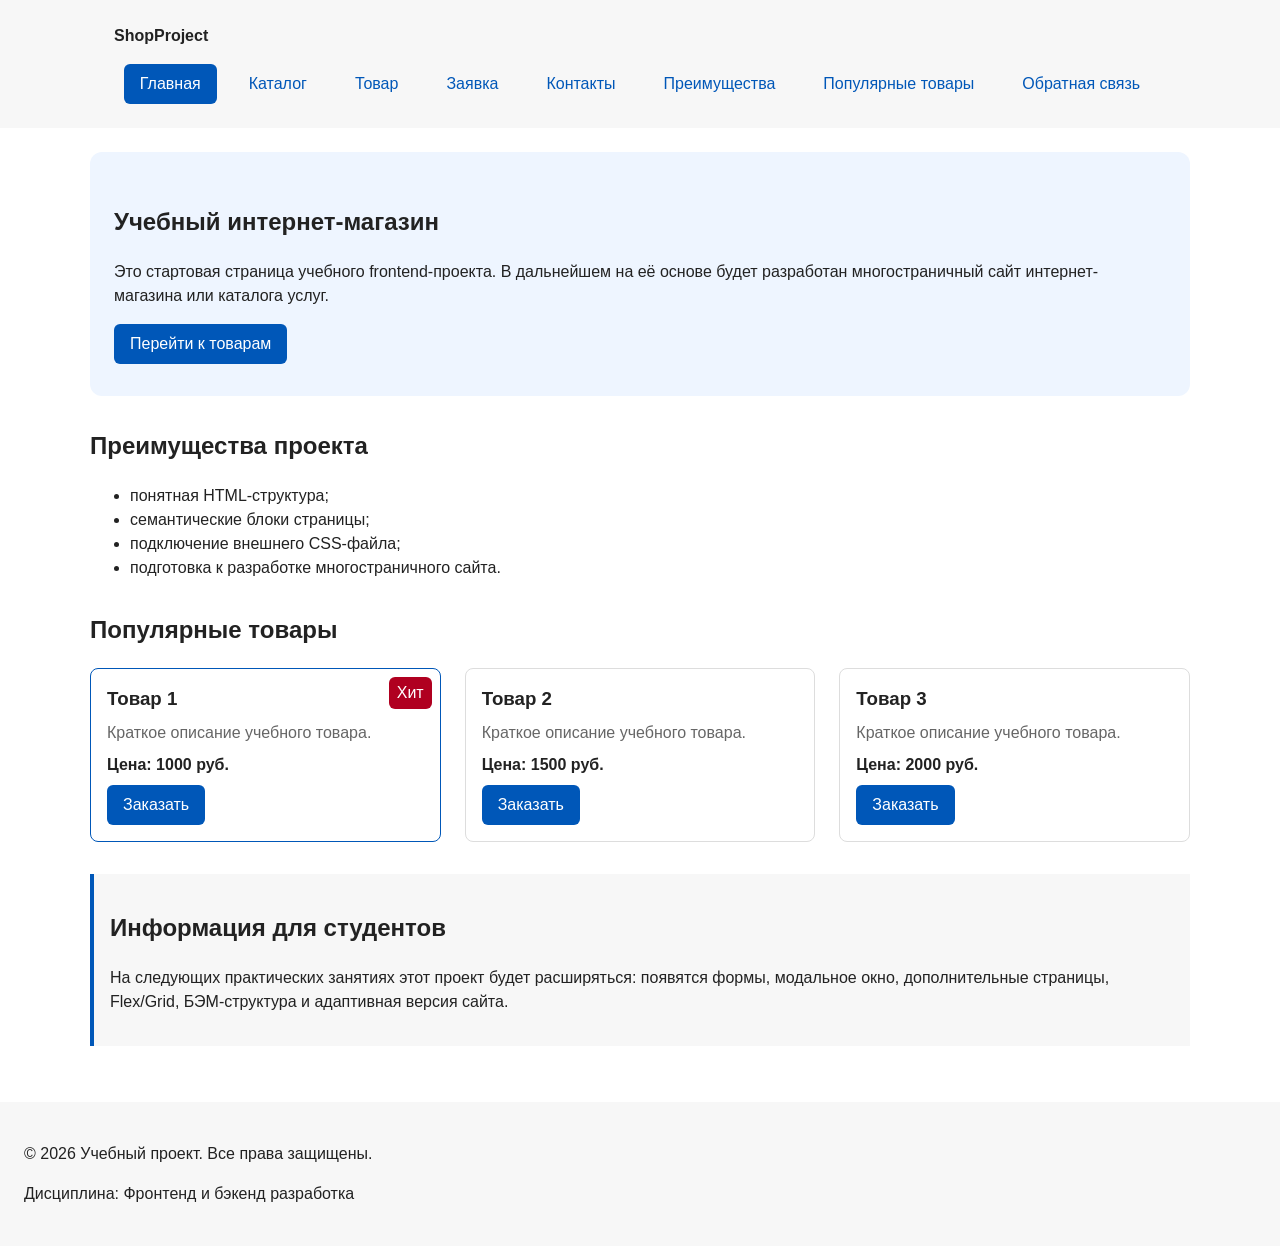
<file: index.html>
<!doctype html>
<html lang="ru">
  <head>
    <meta charset="UTF-8" />
    <meta name="viewport" content="width=device-width, initial-scale=1.0" />
    <meta
      name="description"
      content="Главная страница учебного интернет-магазина: преимущества проекта и популярные товары."
    />
    <title>Учебный интернет-магазин</title>
    <link rel="stylesheet" href="css/style.css" />
    <script src="js/main.js" defer></script>
  </head>

  <body>
    <header class="site-header">
      <div class="site-header__inner">
        <a class="site-header__logo" href="index.html">ShopProject</a>
        <nav class="site-nav" aria-label="Основная навигация">
          <ul class="site-nav__list">
            <li class="site-nav__item">
              <a class="site-nav__link site-nav__link--active" href="index.html"
                >Главная</a
              >
            </li>
            <li class="site-nav__item">
              <a class="site-nav__link" href="catalog.html">Каталог</a>
            </li>
            <li class="site-nav__item">
              <a class="site-nav__link" href="product.html">Товар</a>
            </li>
            <li class="site-nav__item">
              <a class="site-nav__link" href="order.html">Заявка</a>
            </li>
            <li class="site-nav__item">
              <a class="site-nav__link" href="contacts.html">Контакты</a>
            </li>
            <li class="site-nav__item">
              <a class="site-nav__link" href="index.html#advantages"
                >Преимущества</a
              >
            </li>
            <li class="site-nav__item">
              <a class="site-nav__link" href="index.html#popular"
                >Популярные товары</a
              >
            </li>
            <li class="site-nav__item">
              <a class="site-nav__link" href="index.html#contacts"
                >Обратная связь</a
              >
            </li>
          </ul>
        </nav>
      </div>
    </header>

    <main>
      <!-- Основное содержимое страницы -->
      <section class="hero">
        <h1>Учебный интернет-магазин</h1>
        <p>
          Это стартовая страница учебного frontend-проекта. В дальнейшем на её
          основе будет разработан многостраничный сайт интернет-магазина или
          каталога услуг.
        </p>
        <a class="button button--primary" href="#popular">Перейти к товарам</a>
      </section>

      <section class="section" id="advantages">
        <h2 class="section__title">Преимущества проекта</h2>

        <ul class="advantages-list">
          <li>понятная HTML-структура;</li>
          <li>семантические блоки страницы;</li>
          <li>подключение внешнего CSS-файла;</li>
          <li>подготовка к разработке многостраничного сайта.</li>
        </ul>
      </section>

      <section class="section" id="popular">
        <h2 class="section__title">Популярные товары</h2>

        <div class="products-grid">
          <article class="product-card product-card--featured">
            <span class="product-card__badge">Хит</span>
            <h3 class="product-card__title">Товар 1</h3>
            <p class="product-card__description">
              Краткое описание учебного товара.
            </p>
            <p class="product-card__price">Цена: 1000 руб.</p>
            <button
              class="button button--primary product-card__button"
              type="button"
              data-product="Товар 1"
            >
              Заказать
            </button>
          </article>

          <article class="product-card">
            <h3 class="product-card__title">Товар 2</h3>
            <p class="product-card__description">
              Краткое описание учебного товара.
            </p>
            <p class="product-card__price">Цена: 1500 руб.</p>
            <button
              class="button button--primary product-card__button"
              type="button"
              data-product="Товар 2"
            >
              Заказать
            </button>
          </article>

          <article class="product-card">
            <h3 class="product-card__title">Товар 3</h3>
            <p class="product-card__description">
              Краткое описание учебного товара.
            </p>
            <p class="product-card__price">Цена: 2000 руб.</p>
            <button
              class="button button--primary product-card__button"
              type="button"
              data-product="Товар 3"
            >
              Заказать
            </button>
          </article>
        </div>
      </section>

      <aside class="aside-info">
        <h2>Информация для студентов</h2>
        <p>
          На следующих практических занятиях этот проект будет расширяться:
          появятся формы, модальное окно, дополнительные страницы, Flex/Grid,
          БЭМ-структура и адаптивная версия сайта.
        </p>
      </aside>
    </main>

    <footer class="site-footer" id="contacts">
      <p>&copy; 2026 Учебный проект. Все права защищены.</p>
      <p>Дисциплина: Фронтенд и бэкенд разработка</p>
    </footer>

    <dialog
      class="order-dialog"
      id="order-dialog"
      aria-labelledby="order-dialog-title"
    >
      <h2 class="order-dialog__title" id="order-dialog-title">
        Оформление заявки
      </h2>

      <form
        class="order-form"
        id="order-form"
        action="#"
        method="post"
        novalidate
      >
        <input id="selected-product" name="selected-product" type="hidden" />

        <div class="order-form__field">
          <label class="order-form__label" for="order-name">Имя</label>
          <input
            class="order-form__input"
            id="order-name"
            name="name"
            type="text"
            placeholder="Введите ваше имя"
            minlength="2"
            autocomplete="given-name"
            required
          />
        </div>

        <div class="order-form__field">
          <label class="order-form__label" for="order-email">E-mail</label>
          <input
            class="order-form__input"
            id="order-email"
            name="email"
            type="email"
            placeholder="example@mail.ru"
            autocomplete="email"
            required
          />
        </div>

        <div class="order-form__field">
          <label class="order-form__label" for="order-phone">Телефон</label>
          <input
            class="order-form__input"
            id="order-phone"
            name="phone"
            type="tel"
            inputmode="tel"
            placeholder="+7 (900) 000-00-00"
            pattern="^\+7 \(\d{3}\) \d{3}-\d{2}-\d{2}$"
            required
          />
          <small class="order-form__hint">Формат: +7 (900) 000-00-00</small>
        </div>

        <div class="order-form__field">
          <label class="order-form__label" for="order-date">Дата связи</label>
          <input
            class="order-form__input"
            id="order-date"
            name="date"
            type="date"
          />
        </div>

        <div class="order-form__field">
          <label class="order-form__label" for="order-topic">Тема заявки</label>
          <select
            class="order-form__select"
            id="order-topic"
            name="topic"
            required
          >
            <option value="">Выберите тему</option>
            <option value="product">Заказ товара</option>
            <option value="consultation">Консультация</option>
            <option value="delivery">Доставка</option>
          </select>
        </div>

        <div class="order-form__field">
          <label class="order-form__label" for="order-comment"
            >Комментарий</label
          >
          <textarea
            class="order-form__textarea"
            id="order-comment"
            name="comment"
            rows="4"
            placeholder="Укажите дополнительную информацию"
          ></textarea>
        </div>

        <div class="order-form__field order-form__field--checkbox">
          <label class="order-form__label" for="order-agreement">
            <input
              class="order-form__input order-form__input--checkbox"
              id="order-agreement"
              name="agreement"
              type="checkbox"
              required
            />
            Я согласен на обработку данных
          </label>
        </div>

        <div class="order-form__actions">
          <button
            class="button button--secondary"
            type="button"
            id="close-order-dialog"
          >
            Закрыть
          </button>
          <button class="button button--primary" type="submit">
            Отправить заявку
          </button>
        </div>
      </form>
    </dialog>

    <p class="success-message" id="success-message" hidden>
      Форма успешно отправлена!
    </p>
  </body>
</html>
</file>
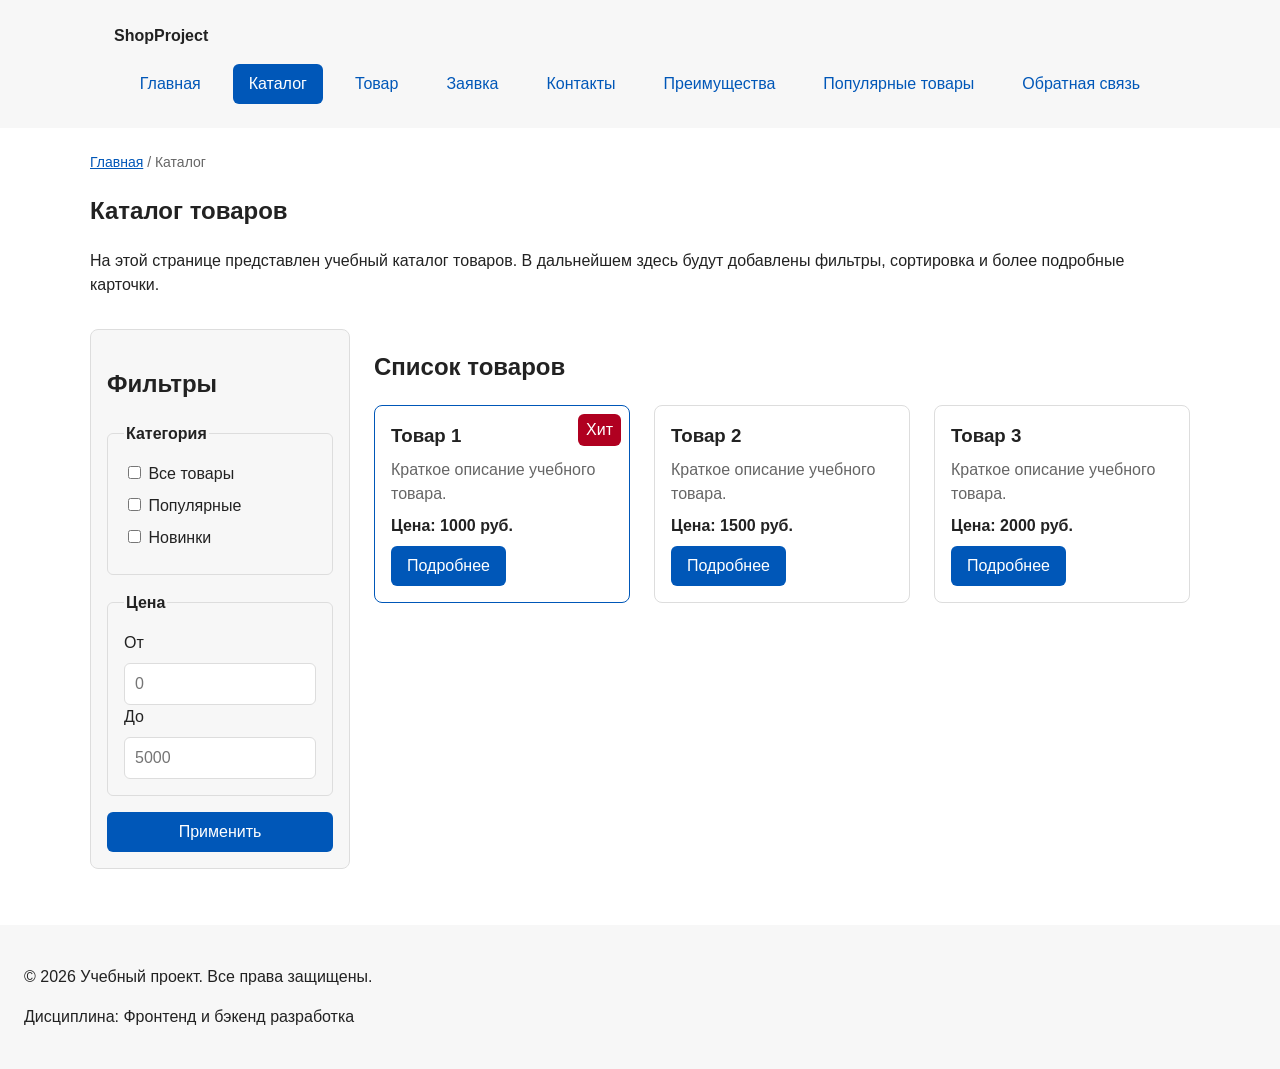
<file: catalog.html>
<!doctype html>
<html lang="ru">
  <head>
    <meta charset="UTF-8" />
    <meta name="viewport" content="width=device-width, initial-scale=1.0" />
    <meta
      name="description"
      content="Каталог товаров учебного интернет-магазина."
    />
    <title>Каталог товаров — Учебный интернет-магазин</title>
    <link rel="stylesheet" href="css/style.css" />
  </head>
  <body>
    <header class="site-header">
      <div class="site-header__inner">
        <a class="site-header__logo" href="index.html">ShopProject</a>
        <nav class="site-nav" aria-label="Основная навигация">
          <ul class="site-nav__list">
            <li class="site-nav__item">
              <a class="site-nav__link" href="index.html">Главная</a>
            </li>
            <li class="site-nav__item">
              <a
                class="site-nav__link site-nav__link--active"
                href="catalog.html"
                >Каталог</a
              >
            </li>
            <li class="site-nav__item">
              <a class="site-nav__link" href="product.html">Товар</a>
            </li>
            <li class="site-nav__item">
              <a class="site-nav__link" href="order.html">Заявка</a>
            </li>
            <li class="site-nav__item">
              <a class="site-nav__link" href="contacts.html">Контакты</a>
            </li>
            <li class="site-nav__item">
              <a class="site-nav__link" href="index.html#advantages"
                >Преимущества</a
              >
            </li>
            <li class="site-nav__item">
              <a class="site-nav__link" href="index.html#popular"
                >Популярные товары</a
              >
            </li>
            <li class="site-nav__item">
              <a class="site-nav__link" href="index.html#contacts"
                >Обратная связь</a
              >
            </li>
          </ul>
        </nav>
      </div>
    </header>

    <main>
      <nav class="breadcrumbs" aria-label="Хлебные крошки">
        <a class="breadcrumbs__link" href="index.html">Главная</a>
        <span class="breadcrumbs__current">Каталог</span>
      </nav>

      <section class="section">
        <h1>Каталог товаров</h1>
        <p>
          На этой странице представлен учебный каталог товаров. В дальнейшем
          здесь будут добавлены фильтры, сортировка и более подробные карточки.
        </p>
      </section>

      <section class="catalog-layout">
        <aside class="catalog-filters">
          <h2>Фильтры</h2>

          <form class="filters-form" action="#" method="get">
            <fieldset class="filters-form__group">
              <legend class="filters-form__legend">Категория</legend>

              <label class="filters-form__label">
                <input type="checkbox" name="category" value="all" />
                Все товары
              </label>

              <label class="filters-form__label">
                <input type="checkbox" name="category" value="popular" />
                Популярные
              </label>

              <label class="filters-form__label">
                <input type="checkbox" name="category" value="new" />
                Новинки
              </label>
            </fieldset>

            <fieldset class="filters-form__group">
              <legend class="filters-form__legend">Цена</legend>

              <label class="filters-form__label" for="price-from">От</label>
              <input
                class="filters-form__input"
                id="price-from"
                name="price-from"
                type="number"
                min="0"
                placeholder="0"
              />

              <label class="filters-form__label" for="price-to">До</label>
              <input
                class="filters-form__input"
                id="price-to"
                name="price-to"
                type="number"
                min="0"
                placeholder="5000"
              />
            </fieldset>

            <button class="button button--primary" type="submit">
              Применить
            </button>
          </form>
        </aside>

        <section class="catalog-products">
          <h2>Список товаров</h2>

          <div class="products-grid">
            <article class="product-card product-card--featured">
              <span class="product-card__badge">Хит</span>
              <h3 class="product-card__title">Товар 1</h3>
              <p class="product-card__description">
                Краткое описание учебного товара.
              </p>
              <p class="product-card__price">Цена: 1000 руб.</p>
              <a
                class="button button--primary product-card__button"
                href="product.html"
                >Подробнее</a
              >
            </article>

            <article class="product-card">
              <h3 class="product-card__title">Товар 2</h3>
              <p class="product-card__description">
                Краткое описание учебного товара.
              </p>
              <p class="product-card__price">Цена: 1500 руб.</p>
              <a
                class="button button--primary product-card__button"
                href="product.html"
                >Подробнее</a
              >
            </article>

            <article class="product-card">
              <h3 class="product-card__title">Товар 3</h3>
              <p class="product-card__description">
                Краткое описание учебного товара.
              </p>
              <p class="product-card__price">Цена: 2000 руб.</p>
              <a
                class="button button--primary product-card__button"
                href="product.html"
                >Подробнее</a
              >
            </article>
          </div>
        </section>
      </section>
    </main>

    <footer class="site-footer">
      <p>&copy; 2026 Учебный проект. Все права защищены.</p>
      <p>Дисциплина: Фронтенд и бэкенд разработка</p>
    </footer>
  </body>
</html>
</file>
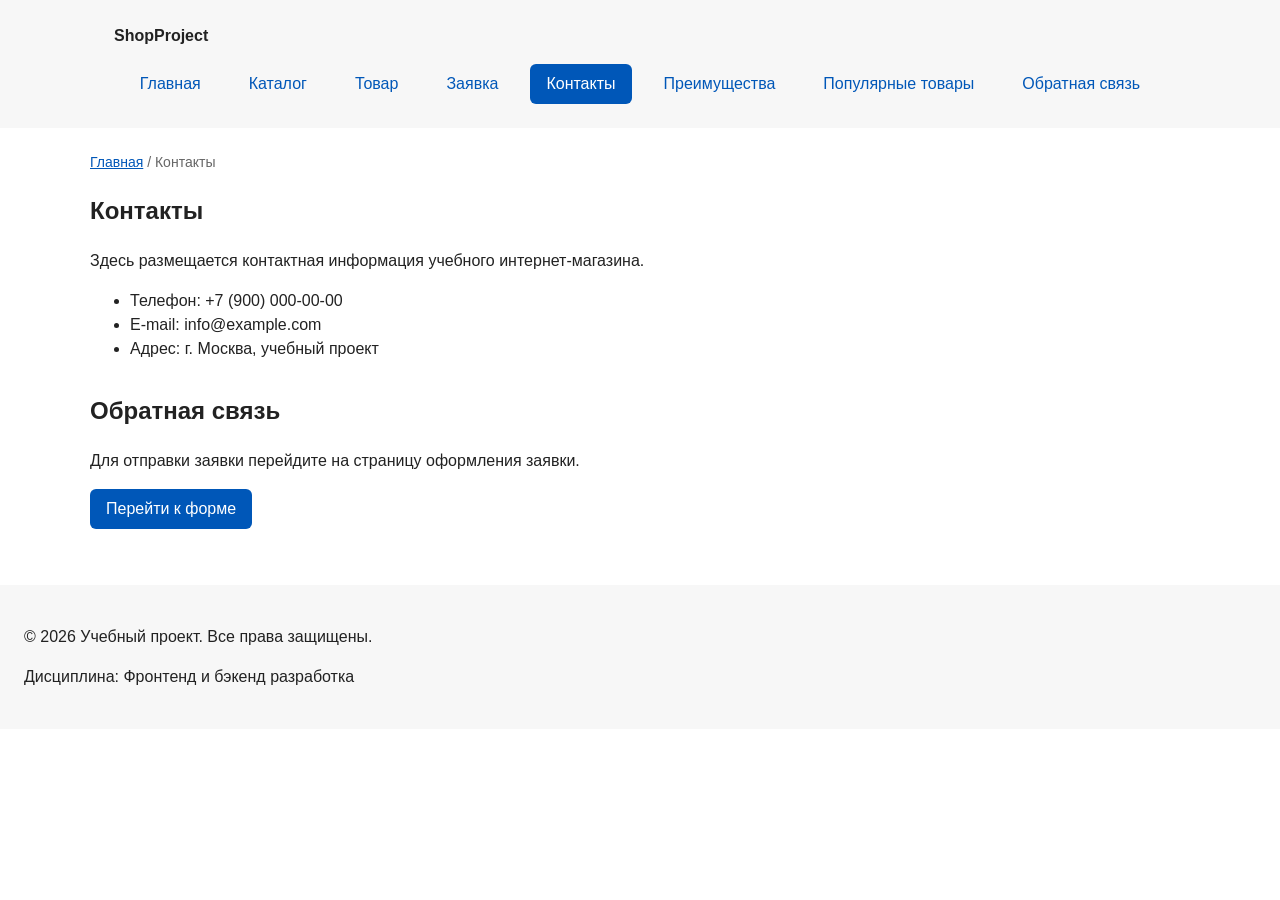
<file: contacts.html>
<!doctype html>
<html lang="ru">
  <head>
    <meta charset="UTF-8" />
    <meta name="viewport" content="width=device-width, initial-scale=1.0" />
    <meta
      name="description"
      content="Контактная информация учебного интернет-магазина."
    />
    <title>Контакты — Учебный интернет-магазин</title>
    <link rel="stylesheet" href="css/style.css" />
  </head>
  <body>
    <header class="site-header">
      <div class="site-header__inner">
        <a class="site-header__logo" href="index.html">ShopProject</a>
        <nav class="site-nav" aria-label="Основная навигация">
          <ul class="site-nav__list">
            <li class="site-nav__item">
              <a class="site-nav__link" href="index.html">Главная</a>
            </li>
            <li class="site-nav__item">
              <a class="site-nav__link" href="catalog.html">Каталог</a>
            </li>
            <li class="site-nav__item">
              <a class="site-nav__link" href="product.html">Товар</a>
            </li>
            <li class="site-nav__item">
              <a class="site-nav__link" href="order.html">Заявка</a>
            </li>
            <li class="site-nav__item">
              <a
                class="site-nav__link site-nav__link--active"
                href="contacts.html"
                >Контакты</a
              >
            </li>
            <li class="site-nav__item">
              <a class="site-nav__link" href="index.html#advantages"
                >Преимущества</a
              >
            </li>
            <li class="site-nav__item">
              <a class="site-nav__link" href="index.html#popular"
                >Популярные товары</a
              >
            </li>
            <li class="site-nav__item">
              <a class="site-nav__link" href="index.html#contacts"
                >Обратная связь</a
              >
            </li>
          </ul>
        </nav>
      </div>
    </header>

    <main>
      <nav class="breadcrumbs" aria-label="Хлебные крошки">
        <a class="breadcrumbs__link" href="index.html">Главная</a>
        <span class="breadcrumbs__current">Контакты</span>
      </nav>

      <section class="section">
        <h1>Контакты</h1>
        <p>
          Здесь размещается контактная информация учебного интернет-магазина.
        </p>

        <ul>
          <li>Телефон: +7 (900) 000-00-00</li>
          <li>E-mail: info@example.com</li>
          <li>Адрес: г. Москва, учебный проект</li>
        </ul>
      </section>

      <section class="section" id="feedback">
        <h2 class="section__title">Обратная связь</h2>
        <p>Для отправки заявки перейдите на страницу оформления заявки.</p>
        <a class="button button--primary" href="order.html">Перейти к форме</a>
      </section>
    </main>

    <footer class="site-footer">
      <p>&copy; 2026 Учебный проект. Все права защищены.</p>
      <p>Дисциплина: Фронтенд и бэкенд разработка</p>
    </footer>
  </body>
</html>
</file>
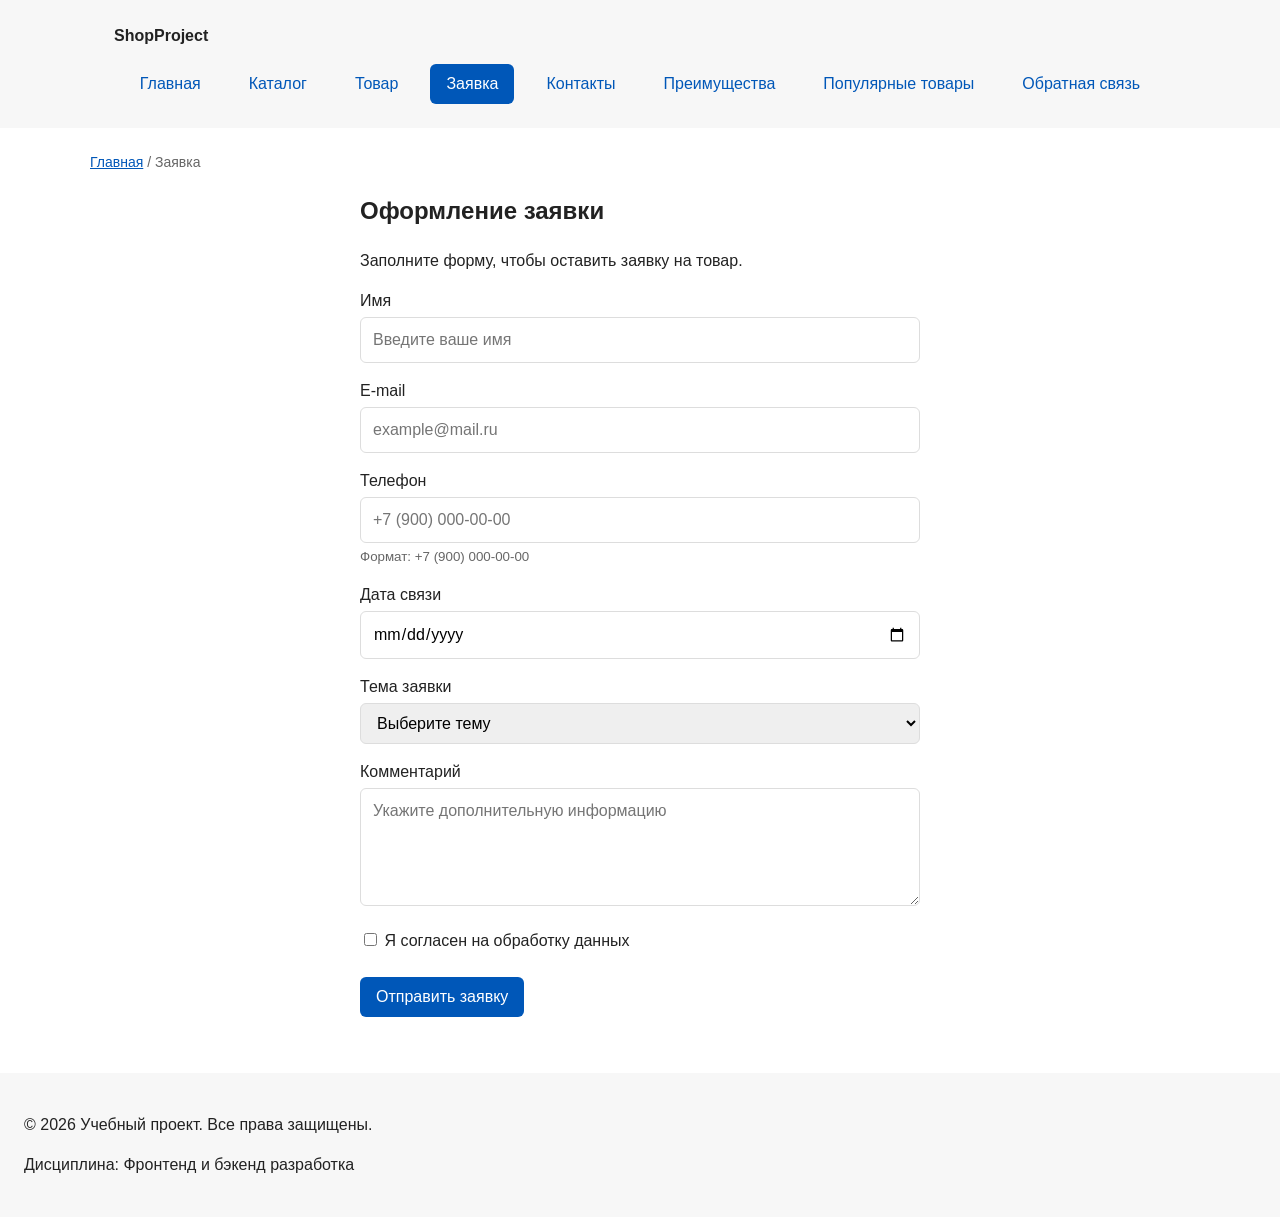
<file: order.html>
<!doctype html>
<html lang="ru">
  <head>
    <meta charset="UTF-8" />
    <meta name="viewport" content="width=device-width, initial-scale=1.0" />
    <meta
      name="description"
      content="Форма оформления заявки в учебном интернет-магазине."
    />
    <title>Оформление заявки — Учебный интернет-магазин</title>
    <link rel="stylesheet" href="css/style.css" />
    <script src="js/main.js" defer></script>
  </head>
  <body>
    <header class="site-header">
      <div class="site-header__inner">
        <a class="site-header__logo" href="index.html">ShopProject</a>
        <nav class="site-nav" aria-label="Основная навигация">
          <ul class="site-nav__list">
            <li class="site-nav__item">
              <a class="site-nav__link" href="index.html">Главная</a>
            </li>
            <li class="site-nav__item">
              <a class="site-nav__link" href="catalog.html">Каталог</a>
            </li>
            <li class="site-nav__item">
              <a class="site-nav__link" href="product.html">Товар</a>
            </li>
            <li class="site-nav__item">
              <a class="site-nav__link site-nav__link--active" href="order.html"
                >Заявка</a
              >
            </li>
            <li class="site-nav__item">
              <a class="site-nav__link" href="contacts.html">Контакты</a>
            </li>
            <li class="site-nav__item">
              <a class="site-nav__link" href="index.html#advantages"
                >Преимущества</a
              >
            </li>
            <li class="site-nav__item">
              <a class="site-nav__link" href="index.html#popular"
                >Популярные товары</a
              >
            </li>
            <li class="site-nav__item">
              <a class="site-nav__link" href="index.html#contacts"
                >Обратная связь</a
              >
            </li>
          </ul>
        </nav>
      </div>
    </header>
    <main>
      <nav class="breadcrumbs" aria-label="Хлебные крошки">
        <a class="breadcrumbs__link" href="index.html">Главная</a>
        <span class="breadcrumbs__current">Заявка</span>
      </nav>
      <section class="section order-page">
        <h1>Оформление заявки</h1>
        <p>Заполните форму, чтобы оставить заявку на товар.</p>
        <form
          class="order-form"
          id="order-form"
          action="#"
          method="post"
          novalidate
        >
          <div class="order-form__field">
            <label class="order-form__label" for="order-name">Имя</label>
            <input
              class="order-form__input"
              id="order-name"
              name="name"
              type="text"
              placeholder="Введите ваше имя"
              minlength="2"
              autocomplete="given-name"
              required
            />
          </div>
          <div class="order-form__field">
            <label class="order-form__label" for="order-email">E-mail</label>
            <input
              class="order-form__input"
              id="order-email"
              name="email"
              type="email"
              placeholder="example@mail.ru"
              autocomplete="email"
              required
            />
          </div>
          <div class="order-form__field">
            <label class="order-form__label" for="order-phone">Телефон</label>
            <input
              class="order-form__input"
              id="order-phone"
              name="phone"
              type="tel"
              inputmode="tel"
              placeholder="+7 (900) 000-00-00"
              pattern="^\+7 \(\d{3}\) \d{3}-\d{2}-\d{2}$"
              required
            />
            <small class="order-form__hint">Формат: +7 (900) 000-00-00</small>
          </div>
          <div class="order-form__field">
            <label class="order-form__label" for="order-date">Дата связи</label>
            <input
              class="order-form__input"
              id="order-date"
              name="date"
              type="date"
            />
          </div>
          <div class="order-form__field">
            <label class="order-form__label" for="order-topic"
              >Тема заявки</label
            >
            <select
              class="order-form__select"
              id="order-topic"
              name="topic"
              required
            >
              <option value="">Выберите тему</option>
              <option value="product">Заказ товара</option>
              <option value="consultation">Консультация</option>
              <option value="delivery">Доставка</option>
            </select>
          </div>
          <div class="order-form__field">
            <label class="order-form__label" for="order-comment"
              >Комментарий</label
            >
            <textarea
              class="order-form__textarea"
              id="order-comment"
              name="comment"
              rows="4"
              placeholder="Укажите дополнительную информацию"
            ></textarea>
          </div>
          <div class="order-form__field order-form__field--checkbox">
            <label class="order-form__label" for="order-agreement">
              <input
                class="order-form__input order-form__input--checkbox"
                id="order-agreement"
                name="agreement"
                type="checkbox"
                required
              />
              Я согласен на обработку данных
            </label>
          </div>
          <div class="order-form__actions">
            <button class="button button--primary" type="submit">
              Отправить заявку
            </button>
          </div>
        </form>
        <p class="success-message" id="success-message" hidden>
          Форма успешно отправлена!
        </p>
      </section>
    </main>
    <footer class="site-footer">
      <p>&copy; 2026 Учебный проект. Все права защищены.</p>
      <p>Дисциплина: Фронтенд и бэкенд разработка</p>
    </footer>
  </body>
</html>
</file>
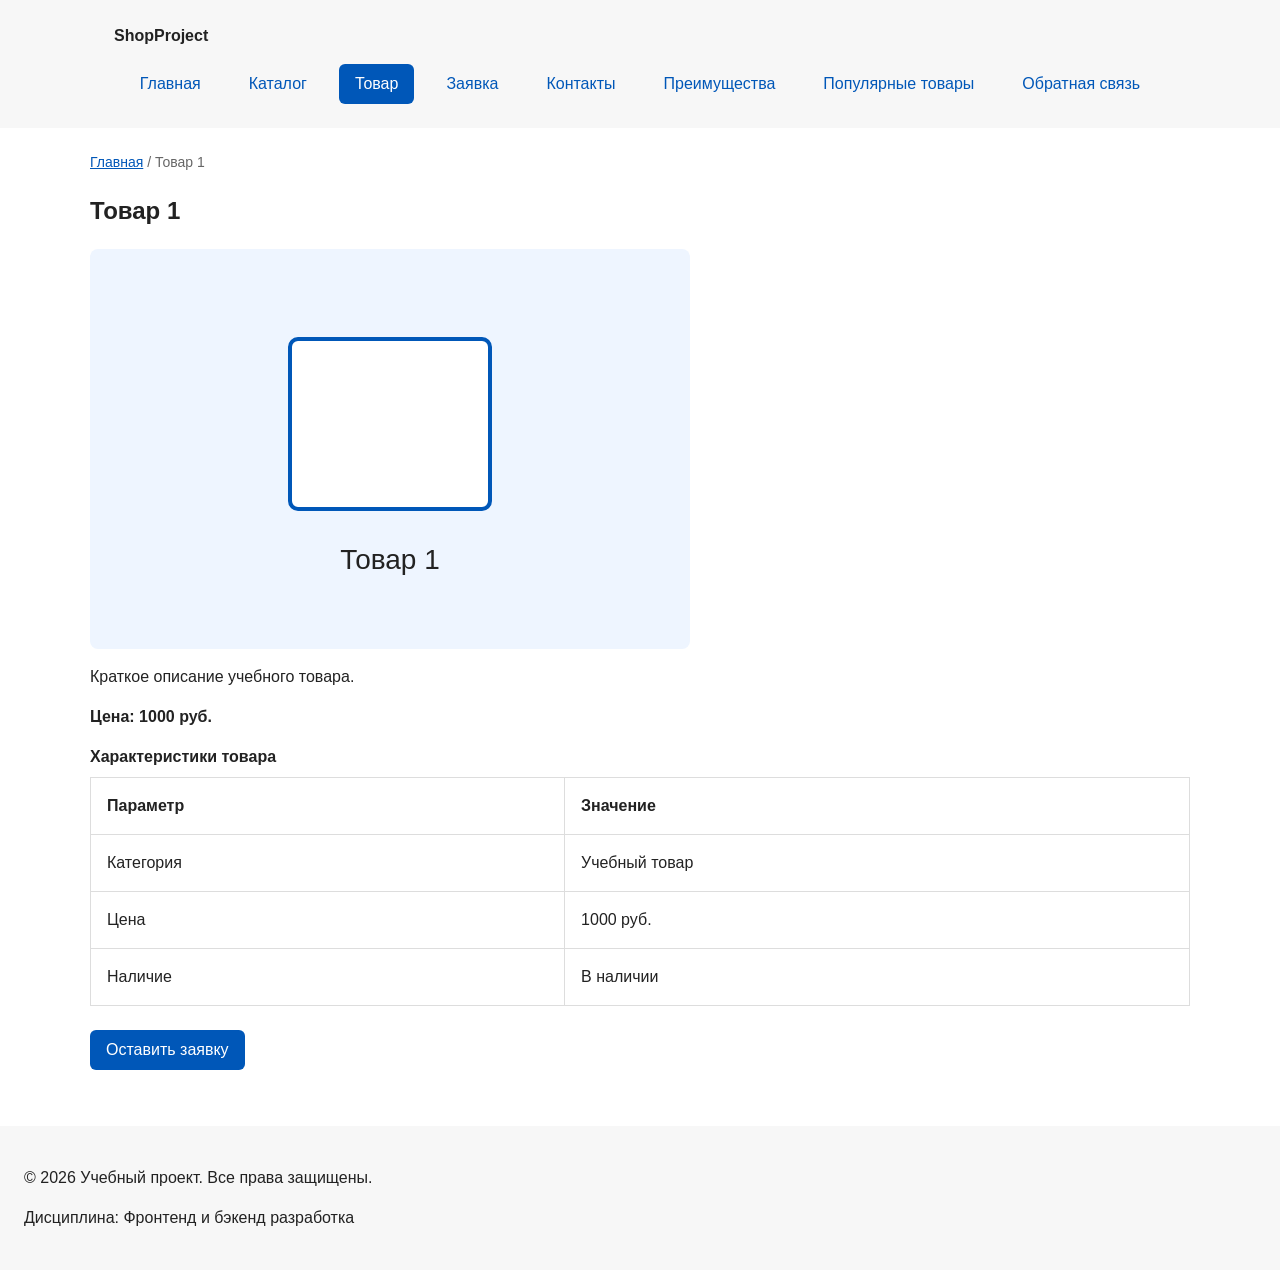
<file: product.html>
<!doctype html>
<html lang="ru">
  <head>
    <meta charset="UTF-8" />
    <meta name="viewport" content="width=device-width, initial-scale=1.0" />
    <meta
      name="description"
      content="Описание, цена и характеристики товара 1 в учебном интернет-магазине."
    />
    <title>Товар 1 — Учебный интернет-магазин</title>
    <link rel="stylesheet" href="css/style.css" />
  </head>
  <body>
    <header class="site-header">
      <div class="site-header__inner">
        <a class="site-header__logo" href="index.html">ShopProject</a>
        <nav class="site-nav" aria-label="Основная навигация">
          <ul class="site-nav__list">
            <li class="site-nav__item">
              <a class="site-nav__link" href="index.html">Главная</a>
            </li>
            <li class="site-nav__item">
              <a class="site-nav__link" href="catalog.html">Каталог</a>
            </li>
            <li class="site-nav__item">
              <a
                class="site-nav__link site-nav__link--active"
                href="product.html"
                >Товар</a
              >
            </li>
            <li class="site-nav__item">
              <a class="site-nav__link" href="order.html">Заявка</a>
            </li>
            <li class="site-nav__item">
              <a class="site-nav__link" href="contacts.html">Контакты</a>
            </li>
            <li class="site-nav__item">
              <a class="site-nav__link" href="index.html#advantages"
                >Преимущества</a
              >
            </li>
            <li class="site-nav__item">
              <a class="site-nav__link" href="index.html#popular"
                >Популярные товары</a
              >
            </li>
            <li class="site-nav__item">
              <a class="site-nav__link" href="index.html#contacts"
                >Обратная связь</a
              >
            </li>
          </ul>
        </nav>
      </div>
    </header>
    <main>
      <nav class="breadcrumbs" aria-label="Хлебные крошки">
        <a class="breadcrumbs__link" href="index.html">Главная</a>
        <span class="breadcrumbs__current">Товар 1</span>
      </nav>
      <article class="section product-details">
        <h1>Товар 1</h1>
        <img
          class="product-details__image"
          src="images/product.svg"
          alt="Учебное изображение товара 1"
          width="600"
          height="400"
        />
        <p>Краткое описание учебного товара.</p>
        <p class="product-details__price">Цена: 1000 руб.</p>
        <table class="product-table">
          <caption class="product-table__caption">
            Характеристики товара
          </caption>
          <thead>
            <tr>
              <th class="product-table__cell" scope="col">Параметр</th>
              <th class="product-table__cell" scope="col">Значение</th>
            </tr>
          </thead>
          <tbody>
            <tr>
              <td class="product-table__cell">Категория</td>
              <td class="product-table__cell">Учебный товар</td>
            </tr>
            <tr>
              <td class="product-table__cell">Цена</td>
              <td class="product-table__cell">1000 руб.</td>
            </tr>
            <tr>
              <td class="product-table__cell">Наличие</td>
              <td class="product-table__cell">В наличии</td>
            </tr>
          </tbody>
        </table>
        <a class="button button--primary" href="order.html">Оставить заявку</a>
      </article>
    </main>
    <footer class="site-footer">
      <p>&copy; 2026 Учебный проект. Все права защищены.</p>
      <p>Дисциплина: Фронтенд и бэкенд разработка</p>
    </footer>
  </body>
</html>
</file>
<file: css/style.css>
/* ===============================
   1. Переменные проекта
   =============================== */

:root {
  /* Цвета */
  --color-bg: #ffffff;
  --color-text: #222222;
  --color-muted: #666666;
  --color-primary: #0057b8;
  --color-primary-dark: #003f86;
  --color-border: #dddddd;
  --color-surface: #f7f7f7;
  --color-surface-accent: #eef5ff;
  --color-danger: #b00020;
  --color-success: #168a2f;
  --color-success-bg: #eefaf0;
  --color-white: #ffffff;

  /* Отступы */
  --space-xs: 4px;
  --space-sm: 8px;
  --space-md: 16px;
  --space-lg: 24px;
  --space-xl: 32px;

  /* Скругления */
  --radius-sm: 6px;
  --radius-md: 8px;
  --radius-lg: 12px;

  --container-width: 1100px;
}

/* ===============================
   2. Базовые стили
   =============================== */

* {
  box-sizing: border-box;
}

html {
  scroll-behavior: smooth;
}

body {
  margin: 0;
  font-family: Arial, sans-serif;
  line-height: 1.5;
  color: var(--color-text);
  background-color: var(--color-bg);
}

main {
  padding: var(--space-lg);
}

/* ===============================
   3. Общие элементы интерфейса
   =============================== */

a {
  color: var(--color-primary);
}

a:hover {
  color: var(--color-primary-dark);
}

/* Показываем фокус при работе с клавиатурой. */
a:focus-visible,
button:focus-visible,
input:focus-visible,
select:focus-visible,
textarea:focus-visible {
  outline: 2px solid var(--color-primary);
  outline-offset: 3px;
}

.button {
  display: inline-block;
  padding: var(--space-sm) var(--space-md);
  border: none;
  border-radius: var(--radius-sm);
  font: inherit;
  text-decoration: none;
  cursor: pointer;
}

.button--primary {
  color: var(--color-white);
  background-color: var(--color-primary);
}

.button--primary:hover {
  color: var(--color-white);
  background-color: var(--color-primary-dark);
}

.button--secondary {
  color: var(--color-primary);
  background-color: transparent;
  border: 1px solid var(--color-primary);
}

.button--secondary:hover {
  color: var(--color-white);
  background-color: var(--color-primary);
}

.button:focus-visible {
  outline: 2px solid var(--color-primary);
  outline-offset: 3px;
}

.button:disabled,
.button--disabled {
  opacity: 0.6;
  cursor: not-allowed;
}

:target {
  outline: 2px dashed var(--color-primary);
  outline-offset: 4px;
}

/* ===============================
   4. Компоненты страницы
   =============================== */

.site-header {
  background-color: var(--color-surface);
}

.site-header__inner {
  max-width: var(--container-width);
  margin: 0 auto;
  padding: var(--space-lg);
}

.site-header__logo {
  font-weight: 700;
  color: var(--color-text);
  text-decoration: none;
}

.site-nav__list {
  display: flex;
  flex-wrap: wrap;
  justify-content: center;
  align-items: center;
  gap: var(--space-md);
  padding: 0;
  margin: var(--space-md) 0 0;
  list-style: none;
}

.site-nav__link {
  display: inline-block;
  padding: var(--space-sm) var(--space-md);
  color: var(--color-primary);
  text-decoration: none;
  border-radius: var(--radius-sm);
}

.site-nav__link:hover {
  color: var(--color-white);
  background-color: var(--color-primary);
}

.site-nav__link:focus-visible {
  outline: 2px solid var(--color-primary);
  outline-offset: 3px;
}

.site-nav__link--active {
  color: var(--color-white);
  background-color: var(--color-primary);
}

.breadcrumbs {
  max-width: var(--container-width);
  margin: 0 auto var(--space-md);
  font-size: 14px;
  color: var(--color-muted);
}

.breadcrumbs__link {
  color: var(--color-primary);
}

.breadcrumbs__current::before {
  content: " / ";
  color: var(--color-muted);
}

.hero {
  max-width: var(--container-width);
  margin: 0 auto var(--space-xl);
  padding: var(--space-xl) var(--space-lg);
  background-color: var(--color-surface-accent);
  border-radius: var(--radius-lg);
}

.section {
  max-width: var(--container-width);
  margin: 0 auto var(--space-xl);
}

.section__title {
  margin-top: 0;
}

.products-grid {
  display: grid;
  grid-template-columns: repeat(3, 1fr);
  gap: var(--space-lg);
}

.product-card {
  position: relative;
  display: flex;
  flex-direction: column;
  gap: var(--space-sm);
  margin-bottom: 0;
  padding: var(--space-md);
  border: 1px solid var(--color-border);
  border-radius: var(--radius-md);
  background-color: var(--color-bg);
}

.product-card__badge {
  position: absolute;
  top: var(--space-sm);
  right: var(--space-sm);
  padding: 4px 8px;
  color: var(--color-white);
  background-color: var(--color-danger);
  border-radius: var(--radius-sm);
}

.product-card:hover {
  border-color: var(--color-primary);
}

.product-card--featured {
  border-color: var(--color-primary);
}

.product-card--discount {
  border-color: var(--color-danger);
}

.product-card__title {
  margin: 0;
  color: var(--color-text);
}

.product-card__description {
  margin: 0;
  color: var(--color-muted);
}

.product-card__price {
  margin: 0;
  font-weight: 700;
}

.product-card--discount .product-card__price {
  color: var(--color-danger);
}

.product-card__button {
  margin-top: auto;
  align-self: flex-start;
}

.catalog-layout {
  max-width: var(--container-width);
  margin: 0 auto var(--space-xl);
  display: grid;
  grid-template-columns: 260px 1fr;
  grid-template-areas: "filters products";
  gap: var(--space-lg);
}

.catalog-filters {
  grid-area: filters;
  position: sticky;
  top: var(--space-md);
  z-index: 1;
  align-self: start;
  padding: var(--space-md);
  border: 1px solid var(--color-border);
  border-radius: var(--radius-md);
  background-color: var(--color-surface);
}

.catalog-products {
  grid-area: products;
}

.filters-form {
  display: grid;
  gap: var(--space-md);
}

.filters-form__group {
  margin: 0;
  padding: var(--space-md);
  border: 1px solid var(--color-border);
  border-radius: var(--radius-sm);
}

.filters-form__legend {
  font-weight: 700;
}

.filters-form__label {
  display: block;
  margin-bottom: var(--space-sm);
}

.filters-form__input {
  width: 100%;
  padding: 8px 10px;
  border: 1px solid var(--color-border);
  border-radius: var(--radius-sm);
  font: inherit;
}

.product-details__image {
  display: block;
  max-width: 100%;
  height: auto;
  border-radius: var(--radius-md);
}

.product-details__price {
  font-weight: 700;
}

.product-table {
  width: 100%;
  margin: 0 0 var(--space-lg);
  border-collapse: collapse;
}

.product-table__caption {
  margin-bottom: var(--space-sm);
  font-weight: 700;
  text-align: left;
}

.product-table__cell {
  padding: var(--space-md);
  border: 1px solid var(--color-border);
  text-align: left;
}

.order-page {
  max-width: 560px;
}

.site-footer {
  padding: var(--space-lg);
  background-color: var(--color-surface);
}

.aside-info {
  max-width: var(--container-width);
  margin: 0 auto var(--space-xl);
  padding: var(--space-md);
  border-left: 4px solid var(--color-primary);
  background-color: var(--color-surface);
}

/* ===============================
   5. Форма и модальное окно
   =============================== */

.order-dialog {
  width: min(100% - var(--space-xl), 560px);
  padding: var(--space-lg);
  border: none;
  border-radius: var(--radius-lg);
}

.order-dialog::backdrop {
  background-color: rgba(0, 0, 0, 0.5);
}

.order-dialog__title {
  margin-top: 0;
}

.order-form__field {
  margin-bottom: var(--space-md);
}

.order-form__label {
  display: block;
  margin-bottom: var(--space-xs);
}

.order-form__input,
.order-form__select,
.order-form__textarea {
  width: 100%;
  padding: 10px 12px;
  border: 1px solid var(--color-border);
  border-radius: var(--radius-sm);
  font: inherit;
}

.order-form__input--checkbox {
  width: auto;
}

.order-form__hint {
  display: block;
  margin-top: var(--space-xs);
  color: var(--color-muted);
}

.order-form__input:hover,
.order-form__select:hover,
.order-form__textarea:hover,
.order-form__input:focus,
.order-form__select:focus,
.order-form__textarea:focus {
  border-color: var(--color-primary);
}

.order-form__input:focus-visible,
.order-form__select:focus-visible,
.order-form__textarea:focus-visible {
  outline: 2px solid var(--color-primary);
  outline-offset: 3px;
}

/* Ошибочная рамка остаётся красной при наведении и фокусе. */
.order-form__input[aria-invalid="true"],
.order-form__select[aria-invalid="true"],
.order-form__textarea[aria-invalid="true"] {
  border-color: var(--color-danger);
}

.order-form__actions {
  display: flex;
  gap: var(--space-md);
  margin-top: var(--space-lg);
}

.success-message {
  max-width: var(--container-width);
  margin: var(--space-lg) auto;
  padding: var(--space-md);
  border-left: 4px solid var(--color-success);
  background-color: var(--color-success-bg);
}
</file>
